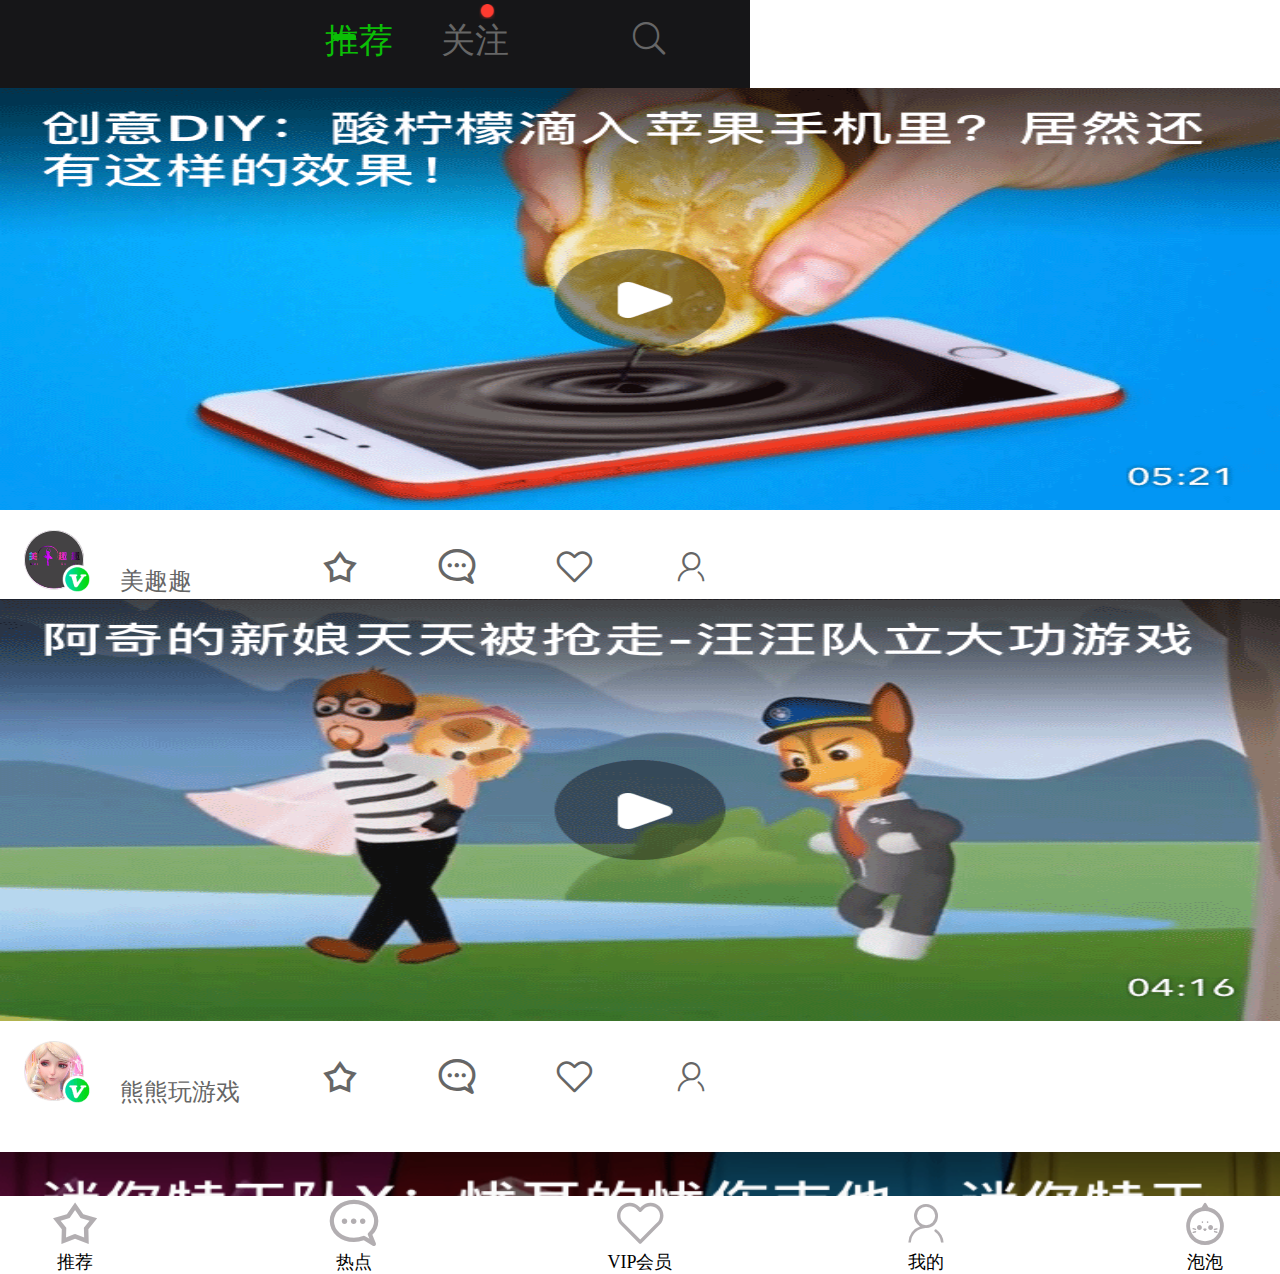
<file: index.html>
<!DOCTYPE html>
<html>
	<head>
		<meta charset="utf-8">
		<meta name="viewport" content="width=device-width,initial-scale=1,minimum-scale=1,maximum-scale=1,user-scalable=no" />
		<title></title>
		<link rel="stylesheet" type="text/css" href="font/iconfont.css"/>
		<link rel="stylesheet" type="text/css" href="css/index.css"/>
		<script src="js/rem.js"></script>
	</head>
	<body>
	<header>	
			<ul>
				<li><a href="#">推荐</a></li>
				<li><a href="#">关注</a></li>
				<li><i class="iconfont icon-xiazai17"></i></li>
			</ul>		
	</header>
	<main>
		<section>
			<div class="sectiona">
				<img src="images/video1.png"/>
				<div class="videoindex1">
					<div class="left1">
						<p>美趣趣</p>
					</div>
					<div class="right1">
					<ul>
					<li><i class="iconfont icon-shoucang"></i></li>
					<li><i class="iconfont icon-liaotian"></i></li>
					<li><i class="iconfont icon-xihuan"></i></li>
					<li><i class="iconfont icon-My"></i></li>
					</ul>
					</div>	
				</div>
			</div>
			
			<div class="sectionb">
				<img src="images/video2.png"/>
				<div class="videoindex2">
					<div class="left2">
						<p>熊熊玩游戏</p>
					</div>
					<div class="right2">
					<ul>
					<li><i class="iconfont icon-shoucang"></i></li>
					<li><i class="iconfont icon-liaotian"></i></li>
					<li><i class="iconfont icon-xihuan"></i></li>
					<li><i class="iconfont icon-My"></i></li>
					</ul>
					</div>	
				</div>
			</div>
		</section>
		<div class="dy">
		<img src="images/dy.png"/>	
		</div>
	</main>
	<footer>
		<ul>
		<li><i class="iconfont icon-shoucang"></i><span>推荐</span></li>
		<li><i class="iconfont icon-liaotian"></i><span>热点</span></li>
		<li><i class="iconfont icon-xihuan"></i><span>VIP会员</span></li>
		<li><i class="iconfont icon-My"></i><span>我的</span></li>	
		<li><i class="iconfont icon-paopao"></i><span>泡泡</span></li>	
		</ul>
	</footer>
	</body>
</html>
</file>
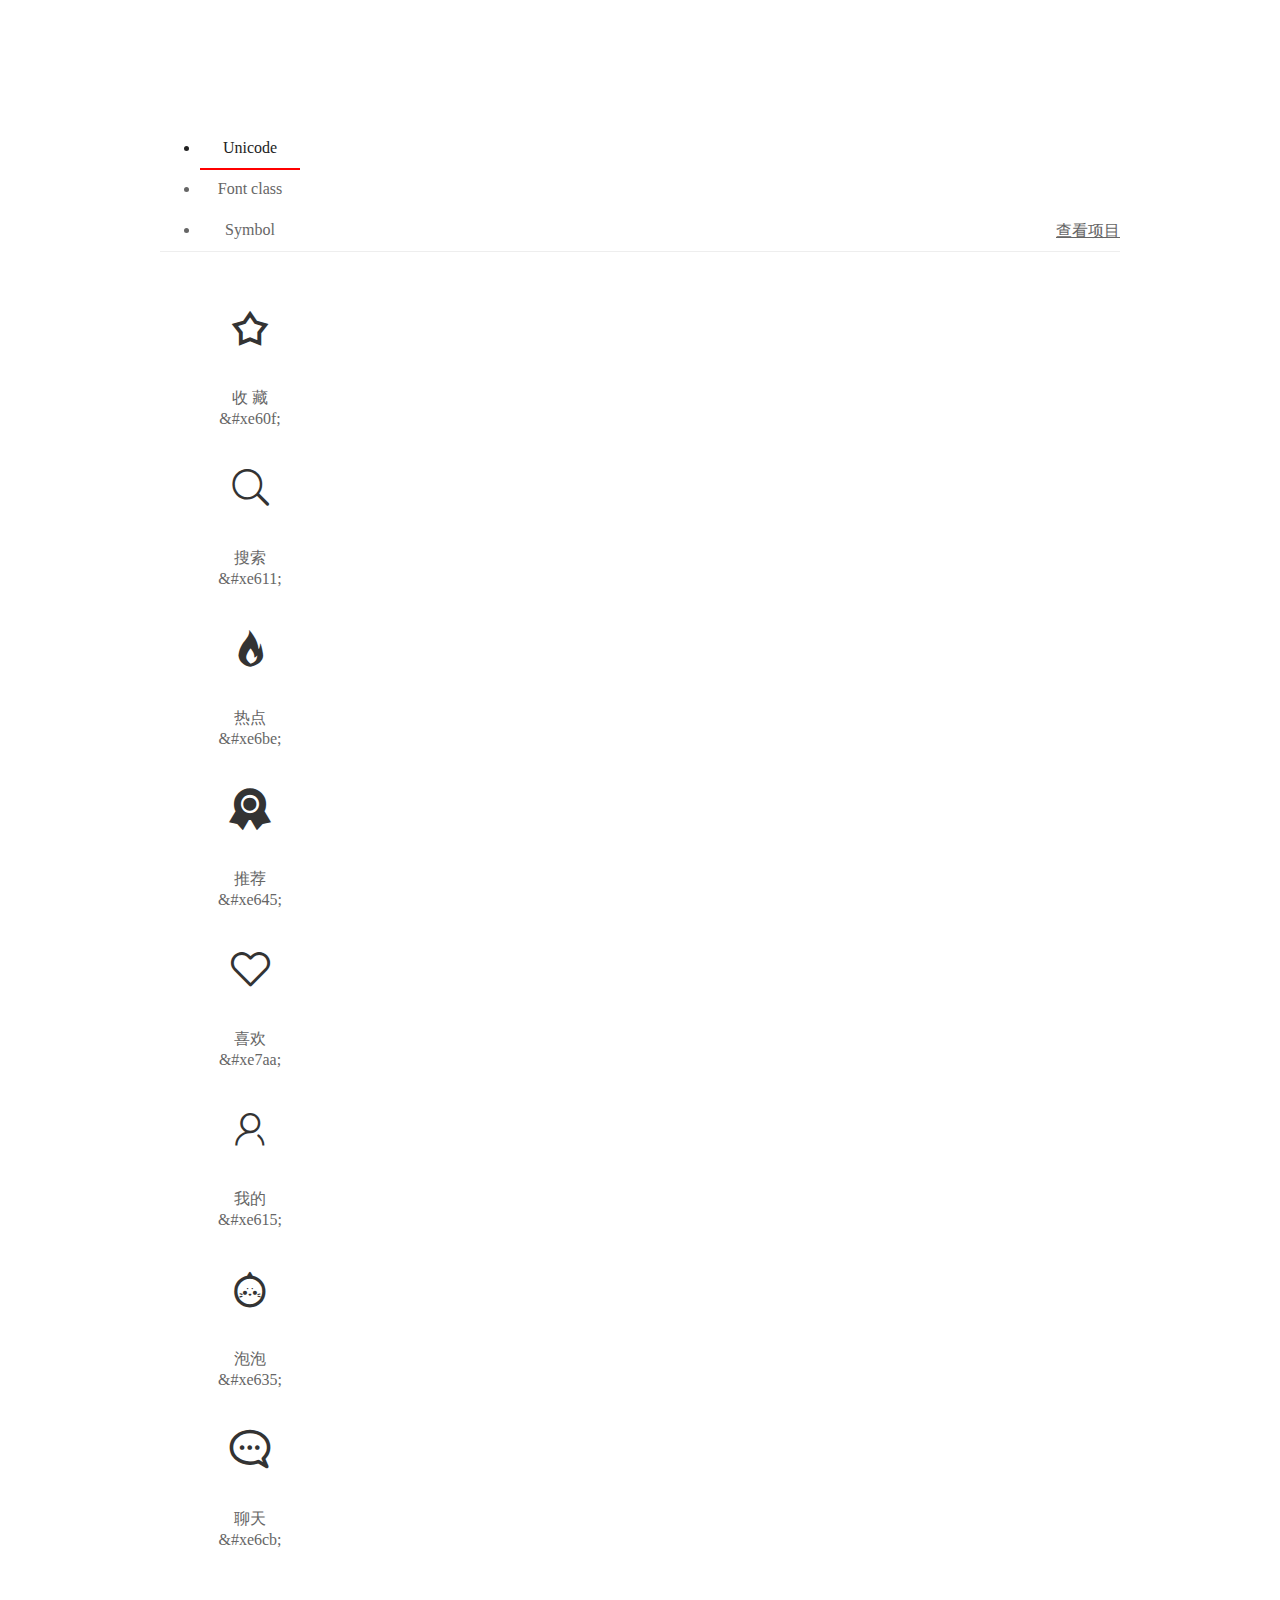
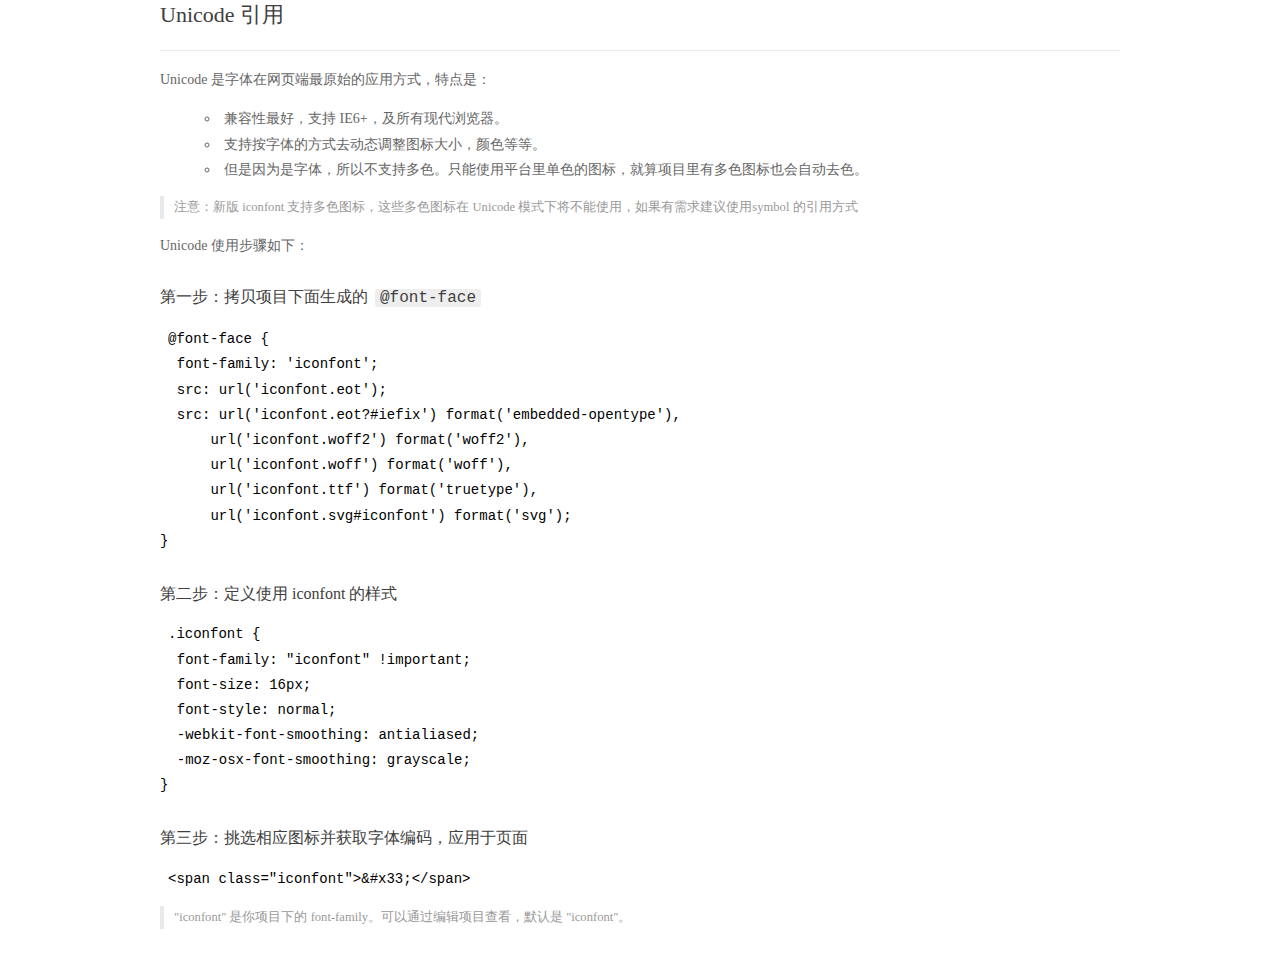
<file: font/demo_index.html>
<!DOCTYPE html>
<html>
<head>
  <meta charset="utf-8"/>
  <title>IconFont Demo</title>
  <link rel="shortcut icon" href="https://gtms04.alicdn.com/tps/i4/TB1_oz6GVXXXXaFXpXXJDFnIXXX-64-64.ico" type="image/x-icon"/>
  <link rel="stylesheet" href="https://g.alicdn.com/thx/cube/1.3.2/cube.min.css">
  <link rel="stylesheet" href="demo.css">
  <link rel="stylesheet" href="iconfont.css">
  <script src="iconfont.js"></script>
  <!-- jQuery -->
  <script src="https://a1.alicdn.com/oss/uploads/2018/12/26/7bfddb60-08e8-11e9-9b04-53e73bb6408b.js"></script>
  <!-- 代码高亮 -->
  <script src="https://a1.alicdn.com/oss/uploads/2018/12/26/a3f714d0-08e6-11e9-8a15-ebf944d7534c.js"></script>
</head>
<body>
  <div class="main">
    <h1 class="logo"><a href="https://www.iconfont.cn/" title="iconfont 首页" target="_blank">&#xe86b;</a></h1>
    <div class="nav-tabs">
      <ul id="tabs" class="dib-box">
        <li class="dib active"><span>Unicode</span></li>
        <li class="dib"><span>Font class</span></li>
        <li class="dib"><span>Symbol</span></li>
      </ul>
      
      <a href="https://www.iconfont.cn/manage/index?manage_type=myprojects&projectId=1143580" target="_blank" class="nav-more">查看项目</a>
      
    </div>
    <div class="tab-container">
      <div class="content unicode" style="display: block;">
          <ul class="icon_lists dib-box">
          
            <li class="dib">
              <span class="icon iconfont">&#xe60f;</span>
                <div class="name">收 藏</div>
                <div class="code-name">&amp;#xe60f;</div>
              </li>
          
            <li class="dib">
              <span class="icon iconfont">&#xe611;</span>
                <div class="name">搜索</div>
                <div class="code-name">&amp;#xe611;</div>
              </li>
          
            <li class="dib">
              <span class="icon iconfont">&#xe6be;</span>
                <div class="name">热点</div>
                <div class="code-name">&amp;#xe6be;</div>
              </li>
          
            <li class="dib">
              <span class="icon iconfont">&#xe645;</span>
                <div class="name">推荐</div>
                <div class="code-name">&amp;#xe645;</div>
              </li>
          
            <li class="dib">
              <span class="icon iconfont">&#xe7aa;</span>
                <div class="name">喜欢</div>
                <div class="code-name">&amp;#xe7aa;</div>
              </li>
          
            <li class="dib">
              <span class="icon iconfont">&#xe615;</span>
                <div class="name">我的</div>
                <div class="code-name">&amp;#xe615;</div>
              </li>
          
            <li class="dib">
              <span class="icon iconfont">&#xe635;</span>
                <div class="name">泡泡</div>
                <div class="code-name">&amp;#xe635;</div>
              </li>
          
            <li class="dib">
              <span class="icon iconfont">&#xe6cb;</span>
                <div class="name">聊天</div>
                <div class="code-name">&amp;#xe6cb;</div>
              </li>
          
          </ul>
          <div class="article markdown">
          <h2 id="unicode-">Unicode 引用</h2>
          <hr>

          <p>Unicode 是字体在网页端最原始的应用方式，特点是：</p>
          <ul>
            <li>兼容性最好，支持 IE6+，及所有现代浏览器。</li>
            <li>支持按字体的方式去动态调整图标大小，颜色等等。</li>
            <li>但是因为是字体，所以不支持多色。只能使用平台里单色的图标，就算项目里有多色图标也会自动去色。</li>
          </ul>
          <blockquote>
            <p>注意：新版 iconfont 支持多色图标，这些多色图标在 Unicode 模式下将不能使用，如果有需求建议使用symbol 的引用方式</p>
          </blockquote>
          <p>Unicode 使用步骤如下：</p>
          <h3 id="-font-face">第一步：拷贝项目下面生成的 <code>@font-face</code></h3>
<pre><code class="language-css"
>@font-face {
  font-family: 'iconfont';
  src: url('iconfont.eot');
  src: url('iconfont.eot?#iefix') format('embedded-opentype'),
      url('iconfont.woff2') format('woff2'),
      url('iconfont.woff') format('woff'),
      url('iconfont.ttf') format('truetype'),
      url('iconfont.svg#iconfont') format('svg');
}
</code></pre>
          <h3 id="-iconfont-">第二步：定义使用 iconfont 的样式</h3>
<pre><code class="language-css"
>.iconfont {
  font-family: "iconfont" !important;
  font-size: 16px;
  font-style: normal;
  -webkit-font-smoothing: antialiased;
  -moz-osx-font-smoothing: grayscale;
}
</code></pre>
          <h3 id="-">第三步：挑选相应图标并获取字体编码，应用于页面</h3>
<pre>
<code class="language-html"
>&lt;span class="iconfont"&gt;&amp;#x33;&lt;/span&gt;
</code></pre>
          <blockquote>
            <p>"iconfont" 是你项目下的 font-family。可以通过编辑项目查看，默认是 "iconfont"。</p>
          </blockquote>
          </div>
      </div>
      <div class="content font-class">
        <ul class="icon_lists dib-box">
          
          <li class="dib">
            <span class="icon iconfont icon-shoucang"></span>
            <div class="name">
              收 藏
            </div>
            <div class="code-name">.icon-shoucang
            </div>
          </li>
          
          <li class="dib">
            <span class="icon iconfont icon-xiazai17"></span>
            <div class="name">
              搜索
            </div>
            <div class="code-name">.icon-xiazai17
            </div>
          </li>
          
          <li class="dib">
            <span class="icon iconfont icon-redian"></span>
            <div class="name">
              热点
            </div>
            <div class="code-name">.icon-redian
            </div>
          </li>
          
          <li class="dib">
            <span class="icon iconfont icon-tuijian"></span>
            <div class="name">
              推荐
            </div>
            <div class="code-name">.icon-tuijian
            </div>
          </li>
          
          <li class="dib">
            <span class="icon iconfont icon-xihuan"></span>
            <div class="name">
              喜欢
            </div>
            <div class="code-name">.icon-xihuan
            </div>
          </li>
          
          <li class="dib">
            <span class="icon iconfont icon-My"></span>
            <div class="name">
              我的
            </div>
            <div class="code-name">.icon-My
            </div>
          </li>
          
          <li class="dib">
            <span class="icon iconfont icon-paopao"></span>
            <div class="name">
              泡泡
            </div>
            <div class="code-name">.icon-paopao
            </div>
          </li>
          
          <li class="dib">
            <span class="icon iconfont icon-liaotian"></span>
            <div class="name">
              聊天
            </div>
            <div class="code-name">.icon-liaotian
            </div>
          </li>
          
        </ul>
        <div class="article markdown">
        <h2 id="font-class-">font-class 引用</h2>
        <hr>

        <p>font-class 是 Unicode 使用方式的一种变种，主要是解决 Unicode 书写不直观，语意不明确的问题。</p>
        <p>与 Unicode 使用方式相比，具有如下特点：</p>
        <ul>
          <li>兼容性良好，支持 IE8+，及所有现代浏览器。</li>
          <li>相比于 Unicode 语意明确，书写更直观。可以很容易分辨这个 icon 是什么。</li>
          <li>因为使用 class 来定义图标，所以当要替换图标时，只需要修改 class 里面的 Unicode 引用。</li>
          <li>不过因为本质上还是使用的字体，所以多色图标还是不支持的。</li>
        </ul>
        <p>使用步骤如下：</p>
        <h3 id="-fontclass-">第一步：引入项目下面生成的 fontclass 代码：</h3>
<pre><code class="language-html">&lt;link rel="stylesheet" href="./iconfont.css"&gt;
</code></pre>
        <h3 id="-">第二步：挑选相应图标并获取类名，应用于页面：</h3>
<pre><code class="language-html">&lt;span class="iconfont icon-xxx"&gt;&lt;/span&gt;
</code></pre>
        <blockquote>
          <p>"
            iconfont" 是你项目下的 font-family。可以通过编辑项目查看，默认是 "iconfont"。</p>
        </blockquote>
      </div>
      </div>
      <div class="content symbol">
          <ul class="icon_lists dib-box">
          
            <li class="dib">
                <svg class="icon svg-icon" aria-hidden="true">
                  <use xlink:href="#icon-shoucang"></use>
                </svg>
                <div class="name">收 藏</div>
                <div class="code-name">#icon-shoucang</div>
            </li>
          
            <li class="dib">
                <svg class="icon svg-icon" aria-hidden="true">
                  <use xlink:href="#icon-xiazai17"></use>
                </svg>
                <div class="name">搜索</div>
                <div class="code-name">#icon-xiazai17</div>
            </li>
          
            <li class="dib">
                <svg class="icon svg-icon" aria-hidden="true">
                  <use xlink:href="#icon-redian"></use>
                </svg>
                <div class="name">热点</div>
                <div class="code-name">#icon-redian</div>
            </li>
          
            <li class="dib">
                <svg class="icon svg-icon" aria-hidden="true">
                  <use xlink:href="#icon-tuijian"></use>
                </svg>
                <div class="name">推荐</div>
                <div class="code-name">#icon-tuijian</div>
            </li>
          
            <li class="dib">
                <svg class="icon svg-icon" aria-hidden="true">
                  <use xlink:href="#icon-xihuan"></use>
                </svg>
                <div class="name">喜欢</div>
                <div class="code-name">#icon-xihuan</div>
            </li>
          
            <li class="dib">
                <svg class="icon svg-icon" aria-hidden="true">
                  <use xlink:href="#icon-My"></use>
                </svg>
                <div class="name">我的</div>
                <div class="code-name">#icon-My</div>
            </li>
          
            <li class="dib">
                <svg class="icon svg-icon" aria-hidden="true">
                  <use xlink:href="#icon-paopao"></use>
                </svg>
                <div class="name">泡泡</div>
                <div class="code-name">#icon-paopao</div>
            </li>
          
            <li class="dib">
                <svg class="icon svg-icon" aria-hidden="true">
                  <use xlink:href="#icon-liaotian"></use>
                </svg>
                <div class="name">聊天</div>
                <div class="code-name">#icon-liaotian</div>
            </li>
          
          </ul>
          <div class="article markdown">
          <h2 id="symbol-">Symbol 引用</h2>
          <hr>

          <p>这是一种全新的使用方式，应该说这才是未来的主流，也是平台目前推荐的用法。相关介绍可以参考这篇<a href="">文章</a>
            这种用法其实是做了一个 SVG 的集合，与另外两种相比具有如下特点：</p>
          <ul>
            <li>支持多色图标了，不再受单色限制。</li>
            <li>通过一些技巧，支持像字体那样，通过 <code>font-size</code>, <code>color</code> 来调整样式。</li>
            <li>兼容性较差，支持 IE9+，及现代浏览器。</li>
            <li>浏览器渲染 SVG 的性能一般，还不如 png。</li>
          </ul>
          <p>使用步骤如下：</p>
          <h3 id="-symbol-">第一步：引入项目下面生成的 symbol 代码：</h3>
<pre><code class="language-html">&lt;script src="./iconfont.js"&gt;&lt;/script&gt;
</code></pre>
          <h3 id="-css-">第二步：加入通用 CSS 代码（引入一次就行）：</h3>
<pre><code class="language-html">&lt;style&gt;
.icon {
  width: 1em;
  height: 1em;
  vertical-align: -0.15em;
  fill: currentColor;
  overflow: hidden;
}
&lt;/style&gt;
</code></pre>
          <h3 id="-">第三步：挑选相应图标并获取类名，应用于页面：</h3>
<pre><code class="language-html">&lt;svg class="icon" aria-hidden="true"&gt;
  &lt;use xlink:href="#icon-xxx"&gt;&lt;/use&gt;
&lt;/svg&gt;
</code></pre>
          </div>
      </div>

    </div>
  </div>
  <script>
  $(document).ready(function () {
      $('.tab-container .content:first').show()

      $('#tabs li').click(function (e) {
        var tabContent = $('.tab-container .content')
        var index = $(this).index()

        if ($(this).hasClass('active')) {
          return
        } else {
          $('#tabs li').removeClass('active')
          $(this).addClass('active')

          tabContent.hide().eq(index).fadeIn()
        }
      })
    })
  </script>
</body>
</html>
</file>
<file: font/iconfont.css>
@font-face {font-family: "iconfont";
  src: url('iconfont.eot?t=1555322396331'); /* IE9 */
  src: url('iconfont.eot?t=1555322396331#iefix') format('embedded-opentype'), /* IE6-IE8 */
  url('[data-uri]') format('woff2'),
  url('iconfont.woff?t=1555322396331') format('woff'),
  url('iconfont.ttf?t=1555322396331') format('truetype'), /* chrome, firefox, opera, Safari, Android, iOS 4.2+ */
  url('iconfont.svg?t=1555322396331#iconfont') format('svg'); /* iOS 4.1- */
}

.iconfont {
  font-family: "iconfont" !important;
  font-size: 16px;
  font-style: normal;
  -webkit-font-smoothing: antialiased;
  -moz-osx-font-smoothing: grayscale;
}

.icon-shoucang:before {
  content: "\e60f";
}

.icon-xiazai17:before {
  content: "\e611";
}

.icon-redian:before {
  content: "\e6be";
}

.icon-tuijian:before {
  content: "\e645";
}

.icon-xihuan:before {
  content: "\e7aa";
}

.icon-My:before {
  content: "\e615";
}

.icon-paopao:before {
  content: "\e635";
}

.icon-liaotian:before {
  content: "\e6cb";
}
</file>
<file: css/index.css>
*{margin:0;padding:0;box-sizing: border-box;}

ul,ol{list-style: none;}
a{text-decoration:none;}
img{vertical-align:top;}

html,body{width:100%;
		  height:100%;}

body{display: flex;
	flex-direction:column;
	}

header{width:7.5rem;
	   height:0.88rem;
	   display:flex;
	   justify-content:space-around;
	   background-color:#161618;
	   }   

header ul {width:3.46rem;
		   height:0.88rem;
		   display: flex;
		   justify-content:space-between;
		   align-items: center;
		   margin-left:2.46rem;}

header ul li{line-height:0.88rem;
			 width:33%;}

header ul li:nth-child(1){background:url(../images/line.png) no-repeat 7px 37px;}
header ul li:nth-child(2){background:url(../images/red.png) no-repeat 38px 7px;
						  background-size:16px 15px;}
header ul li a{font-size:0.34rem;}
header ul li:nth-child(1) a{color:#0bbe06;}
header ul li:nth-child(2) a{color:#666666;}
header ul li i{font-size:0.37rem !important;
			   color:#666667;
			   margin-left:73px;}
/*主体视频区域*/
main{width:100%;
		height:11.08rem;
		display:flex;
		flex-direction: column;}

main section {width:100%;
				  height:96%;
				  display:flex;
				  flex-direction: column;}
main section .sectiona{width:100%;
				  height:48%;
				  display:flex;
				  flex-direction:column;}
main section .sectiona img{width:100%;
					  height:4.22rem;}									
main section .sectiona .videoindex1{height:1.14rem;
									display:flex;}
main section .sectiona .videoindex1	.left1{width:2.81rem;
											height:1.14rem;
											background:url(../images/meiququ.png) no-repeat 24px 20px;
											background-size:0.67rem 0.62rem;}
main section .sectiona .videoindex1	.left1 p{font-size:0.24rem;
											  padding-left: 1.2rem;
											  padding-top: 0.55rem;
											  color:#666666;}																			

main section .sectiona .videoindex1	.right1{width:4.69rem;
											height:1.14rem;}
											
main section .sectiona .videoindex1	.right1 ul{width:100%;
											   height:100%;
											   display:flex;
											   justify-content:space-around;
											   align-items:center;
											   }
main section .sectiona .videoindex1	.right1 ul li{width:25%;  height:100%;
												  display:flex;
												 justify-content:space-around;
												 align-items:center;}		

main section .sectiona .videoindex1	.right1 ul li i{font-size:0.38rem;
													color:#666666;}
																				   
main section .sectionb{width:100%;
					   height:48%;
					   display:flex;
					   flex-direction:column;}
					   
main section .sectionb img{width:100%;
						   height:4.22rem}
															   
main section .sectionb .videoindex2{height:1.14rem;
									display: flex;}								
				  
main section .sectionb .videoindex2	.left2{width:2.81rem;
											height:1.14rem;
											background:url(../images/girl.png) no-repeat 24px 20px;
											background-size:0.67rem 0.62rem;}
main section .sectionb .videoindex2	.left2 p{font-size:0.24rem;
											  padding-left: 1.2rem;
											  padding-top: 0.55rem;
											  color:#666666;}																			

main section .sectionb .videoindex2	.right2{width:4.69rem;
											height:1.14rem;}
											
main section .sectionb .videoindex2	.right2 ul{width:100%;
											   height:100%;
											   display:flex;
											   justify-content:space-around;
											   align-items:center;
											   }
main section .sectionb .videoindex2	.right2 ul li{width:25%;  height:100%;
												  display:flex;
												 justify-content:space-around;
												 align-items:center;}		

main section .sectionb .videoindex2	.right2 ul li i{font-size:0.38rem;
													color:#666666;}
main .dy{height:4%;}

main .dy img{width:100%;
			 height:100%;}

footer{height:0.98rem;
	   display:flex;}
	   
footer ul{width:100%;
		  height:100%;
		  display: flex;
		  justify-content:space-between;
		  align-items: center;
		  padding:0 0.5rem;}	   
footer ul li{display:flex;
			 flex-direction: column;
			 align-items: center;}
footer ul li i{font-size:0.5rem !important;
			   color:#b2aeb1;}
footer ul li span{font-size:0.18rem;}
</file>
<file: font/demo.css>
/* Logo 字体 */
@font-face {
  font-family: "iconfont logo";
  src: url('https://at.alicdn.com/t/font_985780_km7mi63cihi.eot?t=1545807318834');
  src: url('https://at.alicdn.com/t/font_985780_km7mi63cihi.eot?t=1545807318834#iefix') format('embedded-opentype'),
    url('https://at.alicdn.com/t/font_985780_km7mi63cihi.woff?t=1545807318834') format('woff'),
    url('https://at.alicdn.com/t/font_985780_km7mi63cihi.ttf?t=1545807318834') format('truetype'),
    url('https://at.alicdn.com/t/font_985780_km7mi63cihi.svg?t=1545807318834#iconfont') format('svg');
}

.logo {
  font-family: "iconfont logo";
  font-size: 160px;
  font-style: normal;
  -webkit-font-smoothing: antialiased;
  -moz-osx-font-smoothing: grayscale;
}

/* tabs */
.nav-tabs {
  position: relative;
}

.nav-tabs .nav-more {
  position: absolute;
  right: 0;
  bottom: 0;
  height: 42px;
  line-height: 42px;
  color: #666;
}

#tabs {
  border-bottom: 1px solid #eee;
}

#tabs li {
  cursor: pointer;
  width: 100px;
  height: 40px;
  line-height: 40px;
  text-align: center;
  font-size: 16px;
  border-bottom: 2px solid transparent;
  position: relative;
  z-index: 1;
  margin-bottom: -1px;
  color: #666;
}


#tabs .active {
  border-bottom-color: #f00;
  color: #222;
}

.tab-container .content {
  display: none;
}

/* 页面布局 */
.main {
  padding: 30px 100px;
  width: 960px;
  margin: 0 auto;
}

.main .logo {
  color: #333;
  text-align: left;
  margin-bottom: 30px;
  line-height: 1;
  height: 110px;
  margin-top: -50px;
  overflow: hidden;
  *zoom: 1;
}

.main .logo a {
  font-size: 160px;
  color: #333;
}

.helps {
  margin-top: 40px;
}

.helps pre {
  padding: 20px;
  margin: 10px 0;
  border: solid 1px #e7e1cd;
  background-color: #fffdef;
  overflow: auto;
}

.icon_lists {
  width: 100% !important;
  overflow: hidden;
  *zoom: 1;
}

.icon_lists li {
  width: 100px;
  margin-bottom: 10px;
  margin-right: 20px;
  text-align: center;
  list-style: none !important;
  cursor: default;
}

.icon_lists li .code-name {
  line-height: 1.2;
}

.icon_lists .icon {
  display: block;
  height: 100px;
  line-height: 100px;
  font-size: 42px;
  margin: 10px auto;
  color: #333;
  -webkit-transition: font-size 0.25s linear, width 0.25s linear;
  -moz-transition: font-size 0.25s linear, width 0.25s linear;
  transition: font-size 0.25s linear, width 0.25s linear;
}

.icon_lists .icon:hover {
  font-size: 100px;
}

.icon_lists .svg-icon {
  /* 通过设置 font-size 来改变图标大小 */
  width: 1em;
  /* 图标和文字相邻时，垂直对齐 */
  vertical-align: -0.15em;
  /* 通过设置 color 来改变 SVG 的颜色/fill */
  fill: currentColor;
  /* path 和 stroke 溢出 viewBox 部分在 IE 下会显示
      normalize.css 中也包含这行 */
  overflow: hidden;
}

.icon_lists li .name,
.icon_lists li .code-name {
  color: #666;
}

/* markdown 样式 */
.markdown {
  color: #666;
  font-size: 14px;
  line-height: 1.8;
}

.highlight {
  line-height: 1.5;
}

.markdown img {
  vertical-align: middle;
  max-width: 100%;
}

.markdown h1 {
  color: #404040;
  font-weight: 500;
  line-height: 40px;
  margin-bottom: 24px;
}

.markdown h2,
.markdown h3,
.markdown h4,
.markdown h5,
.markdown h6 {
  color: #404040;
  margin: 1.6em 0 0.6em 0;
  font-weight: 500;
  clear: both;
}

.markdown h1 {
  font-size: 28px;
}

.markdown h2 {
  font-size: 22px;
}

.markdown h3 {
  font-size: 16px;
}

.markdown h4 {
  font-size: 14px;
}

.markdown h5 {
  font-size: 12px;
}

.markdown h6 {
  font-size: 12px;
}

.markdown hr {
  height: 1px;
  border: 0;
  background: #e9e9e9;
  margin: 16px 0;
  clear: both;
}

.markdown p {
  margin: 1em 0;
}

.markdown>p,
.markdown>blockquote,
.markdown>.highlight,
.markdown>ol,
.markdown>ul {
  width: 80%;
}

.markdown ul>li {
  list-style: circle;
}

.markdown>ul li,
.markdown blockquote ul>li {
  margin-left: 20px;
  padding-left: 4px;
}

.markdown>ul li p,
.markdown>ol li p {
  margin: 0.6em 0;
}

.markdown ol>li {
  list-style: decimal;
}

.markdown>ol li,
.markdown blockquote ol>li {
  margin-left: 20px;
  padding-left: 4px;
}

.markdown code {
  margin: 0 3px;
  padding: 0 5px;
  background: #eee;
  border-radius: 3px;
}

.markdown strong,
.markdown b {
  font-weight: 600;
}

.markdown>table {
  border-collapse: collapse;
  border-spacing: 0px;
  empty-cells: show;
  border: 1px solid #e9e9e9;
  width: 95%;
  margin-bottom: 24px;
}

.markdown>table th {
  white-space: nowrap;
  color: #333;
  font-weight: 600;
}

.markdown>table th,
.markdown>table td {
  border: 1px solid #e9e9e9;
  padding: 8px 16px;
  text-align: left;
}

.markdown>table th {
  background: #F7F7F7;
}

.markdown blockquote {
  font-size: 90%;
  color: #999;
  border-left: 4px solid #e9e9e9;
  padding-left: 0.8em;
  margin: 1em 0;
}

.markdown blockquote p {
  margin: 0;
}

.markdown .anchor {
  opacity: 0;
  transition: opacity 0.3s ease;
  margin-left: 8px;
}

.markdown .waiting {
  color: #ccc;
}

.markdown h1:hover .anchor,
.markdown h2:hover .anchor,
.markdown h3:hover .anchor,
.markdown h4:hover .anchor,
.markdown h5:hover .anchor,
.markdown h6:hover .anchor {
  opacity: 1;
  display: inline-block;
}

.markdown>br,
.markdown>p>br {
  clear: both;
}


.hljs {
  display: block;
  background: white;
  padding: 0.5em;
  color: #333333;
  overflow-x: auto;
}

.hljs-comment,
.hljs-meta {
  color: #969896;
}

.hljs-string,
.hljs-variable,
.hljs-template-variable,
.hljs-strong,
.hljs-emphasis,
.hljs-quote {
  color: #df5000;
}

.hljs-keyword,
.hljs-selector-tag,
.hljs-type {
  color: #a71d5d;
}

.hljs-literal,
.hljs-symbol,
.hljs-bullet,
.hljs-attribute {
  color: #0086b3;
}

.hljs-section,
.hljs-name {
  color: #63a35c;
}

.hljs-tag {
  color: #333333;
}

.hljs-title,
.hljs-attr,
.hljs-selector-id,
.hljs-selector-class,
.hljs-selector-attr,
.hljs-selector-pseudo {
  color: #795da3;
}

.hljs-addition {
  color: #55a532;
  background-color: #eaffea;
}

.hljs-deletion {
  color: #bd2c00;
  background-color: #ffecec;
}

.hljs-link {
  text-decoration: underline;
}

/* 代码高亮 */
/* PrismJS 1.15.0
https://prismjs.com/download.html#themes=prism&languages=markup+css+clike+javascript */
/**
 * prism.js default theme for JavaScript, CSS and HTML
 * Based on dabblet (http://dabblet.com)
 * @author Lea Verou
 */
code[class*="language-"],
pre[class*="language-"] {
  color: black;
  background: none;
  text-shadow: 0 1px white;
  font-family: Consolas, Monaco, 'Andale Mono', 'Ubuntu Mono', monospace;
  text-align: left;
  white-space: pre;
  word-spacing: normal;
  word-break: normal;
  word-wrap: normal;
  line-height: 1.5;

  -moz-tab-size: 4;
  -o-tab-size: 4;
  tab-size: 4;

  -webkit-hyphens: none;
  -moz-hyphens: none;
  -ms-hyphens: none;
  hyphens: none;
}

pre[class*="language-"]::-moz-selection,
pre[class*="language-"] ::-moz-selection,
code[class*="language-"]::-moz-selection,
code[class*="language-"] ::-moz-selection {
  text-shadow: none;
  background: #b3d4fc;
}

pre[class*="language-"]::selection,
pre[class*="language-"] ::selection,
code[class*="language-"]::selection,
code[class*="language-"] ::selection {
  text-shadow: none;
  background: #b3d4fc;
}

@media print {

  code[class*="language-"],
  pre[class*="language-"] {
    text-shadow: none;
  }
}

/* Code blocks */
pre[class*="language-"] {
  padding: 1em;
  margin: .5em 0;
  overflow: auto;
}

:not(pre)>code[class*="language-"],
pre[class*="language-"] {
  background: #f5f2f0;
}

/* Inline code */
:not(pre)>code[class*="language-"] {
  padding: .1em;
  border-radius: .3em;
  white-space: normal;
}

.token.comment,
.token.prolog,
.token.doctype,
.token.cdata {
  color: slategray;
}

.token.punctuation {
  color: #999;
}

.namespace {
  opacity: .7;
}

.token.property,
.token.tag,
.token.boolean,
.token.number,
.token.constant,
.token.symbol,
.token.deleted {
  color: #905;
}

.token.selector,
.token.attr-name,
.token.string,
.token.char,
.token.builtin,
.token.inserted {
  color: #690;
}

.token.operator,
.token.entity,
.token.url,
.language-css .token.string,
.style .token.string {
  color: #9a6e3a;
  background: hsla(0, 0%, 100%, .5);
}

.token.atrule,
.token.attr-value,
.token.keyword {
  color: #07a;
}

.token.function,
.token.class-name {
  color: #DD4A68;
}

.token.regex,
.token.important,
.token.variable {
  color: #e90;
}

.token.important,
.token.bold {
  font-weight: bold;
}

.token.italic {
  font-style: italic;
}

.token.entity {
  cursor: help;
}
</file>
